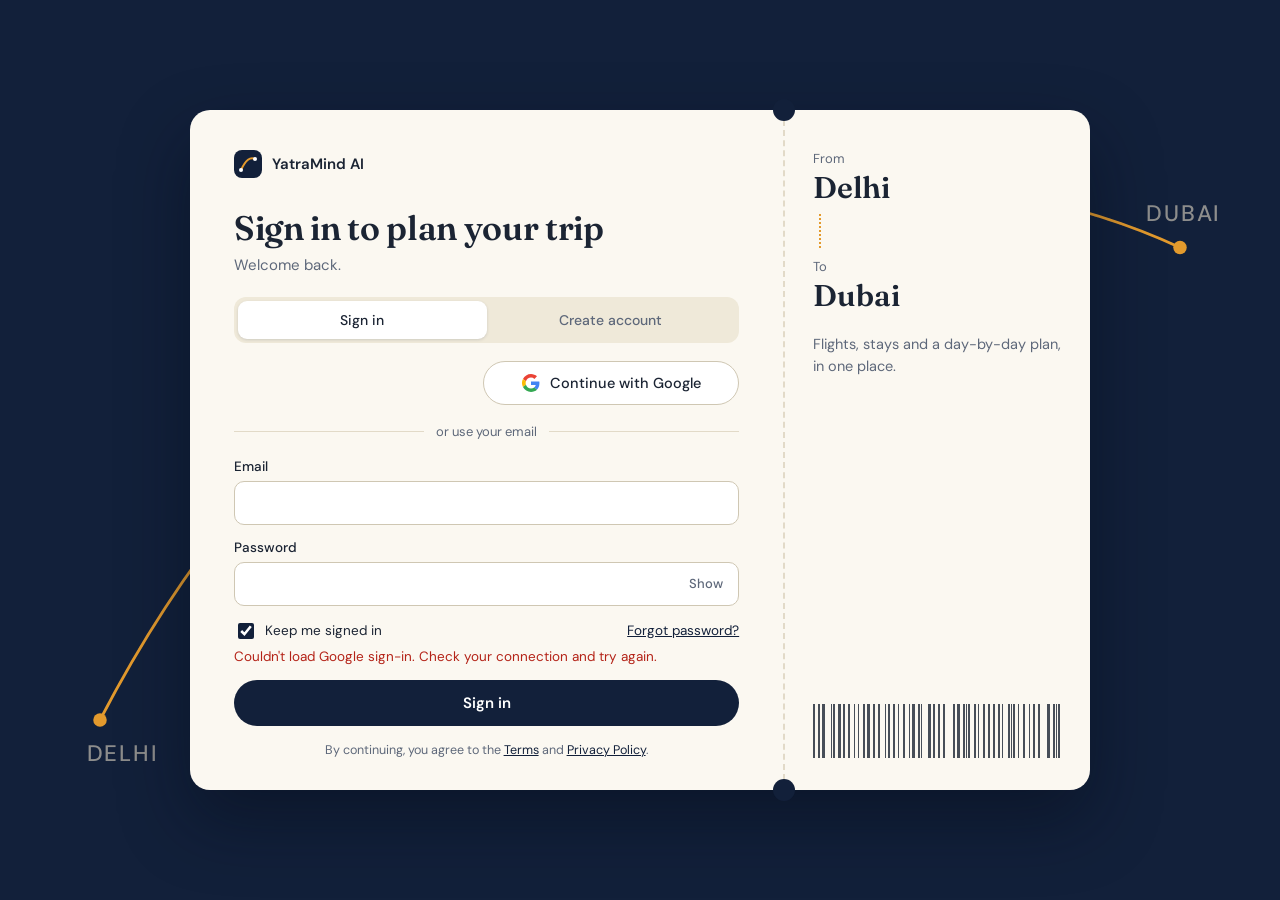
<file: frontend/login.html>
<!DOCTYPE html>
<html lang="en">

<head>
  <meta charset="UTF-8">
  <meta name="viewport" content="width=device-width, initial-scale=1">
  <title>Sign in | YatraMind AI</title>
  <link rel="preconnect" href="https://fonts.googleapis.com">
  <link rel="preconnect" href="https://fonts.gstatic.com" crossorigin>
  <link
    href="https://fonts.googleapis.com/css2?family=DM+Sans:wght@400;500;600&family=Fraunces:opsz,wght@9..144,500;9..144,600&display=swap"
    rel="stylesheet">
  <style>
    :root {
      --navy: #12203A;
      --paper: #FBF8F1;
      --ink: #1B2433;
      --muted: #5E687A;
      --line: #E2DAC8;
      --saffron: #E39A2D;
      --danger: #B42318;
      --serif: "Fraunces", Georgia, "Times New Roman", serif;
      --sans: "DM Sans", system-ui, -apple-system, "Segoe UI", sans-serif;
    }

    * {
      box-sizing: border-box
    }

    html,
    body {
      height: 100%
    }

    body {
      margin: 0;
      background: var(--navy);
      color: var(--ink);
      font-family: var(--sans);
      display: grid;
      place-items: center;
      padding: 24px;
      min-height: 100svh;
      overflow-x: hidden
    }

    /* background route */
    .sky {
      position: fixed;
      inset: 0;
      width: 100%;
      height: 100%;
      z-index: 0;
      pointer-events: none
    }

    .sky .base {
      fill: none;
      stroke: #F3E7CF;
      stroke-opacity: .22;
      stroke-width: 2;
      stroke-dasharray: 3 9;
      stroke-linecap: round
    }

    .sky .draw {
      fill: none;
      stroke: var(--saffron);
      stroke-width: 2.5;
      stroke-linecap: round;
      stroke-dasharray: 100;
      stroke-dashoffset: 100;
      animation: draw 2.6s .3s ease-out forwards
    }

    .sky text {
      fill: #F3E7CF;
      fill-opacity: .55;
      font: 500 20px var(--sans);
      letter-spacing: .08em
    }

    @keyframes draw {
      to {
        stroke-dashoffset: 0
      }
    }

    /* ticket */
    .ticket {
      position: relative;
      z-index: 1;
      width: min(900px, 100%);
      display: grid;
      grid-template-columns: 1.45fr .75fr;
      background: var(--paper);
      border-radius: 20px;
      box-shadow: 0 30px 70px rgba(4, 10, 24, .45)
    }

    .main {
      padding: 40px 44px 32px
    }

    .brand {
      display: inline-flex;
      align-items: center;
      gap: 10px;
      font-weight: 600;
      font-size: 15px;
      text-decoration: none;
      color: var(--ink)
    }

    h1 {
      font-family: var(--serif);
      font-weight: 600;
      font-size: 34px;
      line-height: 1.15;
      margin: 26px 0 6px;
      letter-spacing: -.01em
    }

    .sub {
      margin: 0 0 22px;
      color: var(--muted);
      font-size: 15px
    }

    .switch {
      display: grid;
      grid-template-columns: 1fr 1fr;
      background: #EFE9D9;
      border-radius: 12px;
      padding: 4px;
      margin-bottom: 18px
    }

    .switch button {
      border: 0;
      background: none;
      font: 500 14px var(--sans);
      padding: 10px;
      border-radius: 9px;
      color: var(--muted);
      cursor: pointer
    }

    .switch button[aria-pressed="true"] {
      background: #fff;
      color: var(--ink);
      box-shadow: 0 1px 3px rgba(18, 32, 58, .15)
    }

    #googleWrap {
      min-height: 44px;
      display: flex;
      justify-content: center
    }

    #googleBtn {
      display: flex;
      justify-content: center;
      width: 100%
    }

    .gbtn {
      width: 100%;
      display: flex;
      align-items: center;
      justify-content: center;
      gap: 10px;
      height: 44px;
      background: #fff;
      border: 1px solid #CFC7B3;
      border-radius: 999px;
      font: 500 14.5px var(--sans);
      color: var(--ink);
      cursor: pointer
    }

    .gbtn:hover {
      background: #FDFCF8
    }

    .gbtn[hidden] {
      display: none
    }

    .or {
      display: flex;
      align-items: center;
      gap: 12px;
      color: var(--muted);
      font-size: 13px;
      margin: 18px 0
    }

    .or::before,
    .or::after {
      content: "";
      flex: 1;
      border-top: 1px solid var(--line)
    }

    .field {
      margin-bottom: 14px
    }

    .field[hidden] {
      display: none
    }

    label {
      display: block;
      font-size: 13.5px;
      font-weight: 500;
      margin-bottom: 6px
    }

    input[type=text],
    input[type=email],
    input[type=password] {
      width: 100%;
      height: 44px;
      padding: 0 14px;
      font: 400 15px var(--sans);
      color: var(--ink);
      background: #fff;
      border: 1px solid #CFC7B3;
      border-radius: 10px
    }

    input:focus-visible {
      outline: none;
      border-color: var(--navy);
      box-shadow: 0 0 0 3px rgba(227, 154, 45, .45)
    }

    input[aria-invalid=true] {
      border-color: var(--danger)
    }

    .pw {
      position: relative
    }

    .pw input {
      padding-right: 64px
    }

    .pw button {
      position: absolute;
      right: 6px;
      top: 6px;
      height: 32px;
      padding: 0 10px;
      border: 0;
      background: none;
      font: 500 13px var(--sans);
      color: var(--muted);
      cursor: pointer;
      border-radius: 8px
    }

    .row {
      display: flex;
      justify-content: space-between;
      align-items: center;
      gap: 12px;
      font-size: 13.5px;
      margin: 2px 0 6px
    }

    .check {
      display: flex;
      align-items: center;
      gap: 8px;
      margin: 0;
      font-weight: 400;
      cursor: pointer
    }

    .check input {
      width: 16px;
      height: 16px;
      accent-color: var(--navy)
    }

    a {
      color: var(--navy)
    }

    .msg {
      min-height: 22px;
      margin: 6px 0 10px;
      font-size: 13.5px;
      color: var(--danger)
    }

    .msg.info {
      color: var(--muted)
    }

    .primary {
      width: 100%;
      height: 46px;
      border: 0;
      border-radius: 999px;
      background: var(--navy);
      color: #fff;
      font: 600 15px var(--sans);
      cursor: pointer
    }

    .primary:hover {
      background: #1B2F52
    }

    .primary:disabled {
      opacity: .7;
      cursor: wait
    }

    button:focus-visible,
    a:focus-visible,
    .check input:focus-visible {
      outline: 3px solid var(--navy);
      outline-offset: 2px
    }

    .legal {
      margin: 16px 0 0;
      font-size: 12.5px;
      color: var(--muted);
      text-align: center
    }

    /* stub */
    .stub {
      position: relative;
      border-left: 2px dashed var(--line);
      padding: 40px 28px 32px;
      display: flex;
      flex-direction: column;
      gap: 22px
    }

    .stub::before,
    .stub::after {
      content: "";
      position: absolute;
      left: -12px;
      width: 22px;
      height: 22px;
      border-radius: 50%;
      background: var(--navy)
    }

    .stub::before {
      top: -11px
    }

    .stub::after {
      bottom: -11px
    }

    .route {
      display: grid;
      gap: 4px
    }

    .route small {
      color: var(--muted);
      font-size: 13px
    }

    .route strong {
      font-family: var(--serif);
      font-size: 30px;
      font-weight: 600;
      line-height: 1.1
    }

    .route .gap {
      height: 34px;
      margin: 6px 0 6px 6px;
      border-left: 2px dotted var(--saffron)
    }

    .stub p {
      margin: 0;
      color: var(--muted);
      font-size: 14.5px;
      line-height: 1.5
    }

    .barcode {
      margin-top: auto;
      height: 54px;
      opacity: .8;
      background:
        repeating-linear-gradient(90deg, var(--ink) 0 2px, transparent 2px 5px),
        repeating-linear-gradient(90deg, var(--ink) 0 1px, transparent 1px 9px);
      -webkit-mask: repeating-linear-gradient(90deg, #000 0 14px, transparent 14px 17px, #000 17px 22px, transparent 22px 24px);
      mask: repeating-linear-gradient(90deg, #000 0 14px, transparent 14px 17px, #000 17px 22px, transparent 22px 24px)
    }

    @media (max-width:780px) {
      .ticket {
        grid-template-columns: 1fr
      }

      .stub {
        display: none
      }

      .main {
        padding: 32px 24px 26px
      }

      h1 {
        font-size: 29px
      }
    }

    @media (prefers-reduced-motion:reduce) {
      .sky .draw {
        animation: none;
        stroke-dashoffset: 0
      }
    }

    .session-notice-box {
      border-radius: 12px;
      padding: 12px 16px;
      margin: 0 0 18px;
      font-size: 14px;
      line-height: 1.45;
      display: flex;
      align-items: center;
      gap: 10px;
      font-weight: 500;
      animation: sessionNoticeFade 0.3s ease;
    }
    @keyframes sessionNoticeFade {
      from { opacity: 0; transform: translateY(-4px); }
      to { opacity: 1; transform: translateY(0); }
    }
    .session-notice-box.warning {
      background: #FFF7ED;
      border: 1.5px solid #FDBA74;
      color: #9A3412;
    }
    .session-notice-box.success {
      background: #F0FDF4;
      border: 1.5px solid #86EFAC;
      color: #166534;
    }
  </style>
  <script src="session.js"></script>
</head>

<body>

  <svg class="sky" viewBox="0 0 1200 800" preserveAspectRatio="xMidYMid slice" aria-hidden="true">
    <path class="base" d="M120 640 C 380 140, 820 100, 1080 220" />
    <path class="draw" pathLength="100" d="M120 640 C 380 140, 820 100, 1080 220" />
    <circle cx="120" cy="640" r="6" fill="#E39A2D" />
    <circle cx="1080" cy="220" r="6" fill="#E39A2D" />
    <text x="108" y="676">DELHI</text><text x="1050" y="196">DUBAI</text>
  </svg>

  <main class="ticket">
    <section class="main">
      <a href="index.html" class="brand" title="Back to Home">
        <svg width="28" height="28" viewBox="0 0 28 28" aria-hidden="true">
          <rect width="28" height="28" rx="8" fill="#12203A" />
          <path d="M7 20 Q14 5 21 9" fill="none" stroke="#E39A2D" stroke-width="2" stroke-linecap="round" />
          <circle cx="7" cy="20" r="2" fill="#fff" />
          <circle cx="21" cy="9" r="2" fill="#fff" />
        </svg>
        YatraMind AI
      </a>

      <h1 id="title">Sign in to plan your trip</h1>
      <p class="sub" id="sub">Welcome back.</p>

      <div class="session-notice-box" id="sessionNotice" style="display: none;" role="alert"></div>

      <div class="switch" role="group" aria-label="Sign in or create an account">
        <button type="button" id="tabIn" aria-pressed="true">Sign in</button>
        <button type="button" id="tabUp" aria-pressed="false">Create account</button>
      </div>

      <div id="googleWrap">
        <div id="googleBtn"></div>
        <button type="button" class="gbtn" id="gFallback">
          <svg width="18" height="18" viewBox="0 0 48 48" aria-hidden="true">
            <path fill="#EA4335"
              d="M24 9.5c3.5 0 6.6 1.2 9.1 3.6l6.8-6.8C35.8 2.4 30.3 0 24 0 14.6 0 6.5 5.4 2.6 13.2l7.9 6.1C12.4 13.6 17.7 9.5 24 9.5z" />
            <path fill="#4285F4"
              d="M46.5 24.5c0-1.6-.1-3.1-.4-4.5H24v9h12.7c-.6 3-2.3 5.5-4.8 7.2l7.6 5.9c4.4-4.1 7-10.1 7-17.6z" />
            <path fill="#FBBC05" d="M10.5 28.7a14.5 14.5 0 0 1 0-9.4l-7.9-6.1a24 24 0 0 0 0 21.6l7.9-6.1z" />
            <path fill="#34A853"
              d="M24 48c6.5 0 11.9-2.1 15.9-5.8l-7.6-5.9c-2.1 1.4-4.8 2.3-8.3 2.3-6.3 0-11.6-4.1-13.5-9.8l-7.9 6.1C6.5 42.6 14.6 48 24 48z" />
          </svg>
          Continue with Google
        </button>
      </div>

      <div class="or"><span>or use your email</span></div>

      <form id="form" novalidate>
        <div class="field" id="nameField" hidden>
          <label for="name">Full name</label>
          <input id="name" type="text" autocomplete="name">
        </div>
        <div class="field">
          <label for="email">Email</label>
          <input id="email" type="email" autocomplete="email" inputmode="email">
        </div>
        <div class="field">
          <label for="password">Password</label>
          <div class="pw">
            <input id="password" type="password" autocomplete="current-password">
            <button type="button" id="toggle" aria-pressed="false">Show</button>
          </div>
        </div>
        <div class="row">
          <label class="check"><input type="checkbox" id="remember" checked> Keep me signed in</label>
          <a href="#" id="forgot">Forgot password?</a>
        </div>
        <p class="msg" id="msg" role="alert" aria-live="polite"></p>
        <button class="primary" id="submit" type="submit">Sign in</button>
      </form>

      <p class="legal">By continuing, you agree to the <a href="#">Terms</a> and <a href="#">Privacy Policy</a>.</p>
    </section>

    <aside class="stub" aria-hidden="true">
      <div class="route">
        <small>From</small><strong>Delhi</strong>
        <div class="gap"></div>
        <small>To</small><strong>Dubai</strong>
      </div>
      <p>Flights, stays and a day-by-day plan, in one place.</p>
      <div class="barcode"></div>
    </aside>
  </main>

  <script>
    /* ---------- Immediate Existing Session Check ---------- */
    function getRedirectTarget() {
      const params = new URLSearchParams(window.location.search);
      const explicit = params.get("redirect");
      const autoPlan = params.get("autoPlan");
      let target = explicit || "index.html";
      if (autoPlan === "1" && !target.includes("autoPlan=1")) {
        target += (target.includes("?") ? "&" : "?") + "autoPlan=1";
      }
      return target;
    }

    function showNotice(type, text) {
      const el = $("sessionNotice");
      if (!el) return;
      el.className = "session-notice-box " + type;
      el.textContent = text;
      el.style.display = "flex";
    }

    // Handle session checks, inactivity timeouts, and automatic redirects
    (function earlySessionCheck() {
      const params = new URLSearchParams(window.location.search);
      const isTimeout = params.get("timeout") === "1";
      const isLogout = params.get("logout") === "1" || params.get("action") === "logout";

      if (isTimeout || isLogout) {
        try {
          if (window.YatraSession) {
            window.YatraSession.clearSession();
          } else {
            localStorage.removeItem("yatramind_user");
            localStorage.removeItem("yatramind_token");
            localStorage.removeItem("yatramind_last_activity");
            sessionStorage.removeItem("yatramind_user");
            sessionStorage.removeItem("yatramind_token");
            sessionStorage.removeItem("tripUser");
          }
        } catch (_) { }

        // Clean up server-side cookie asynchronously
        try {
          fetch(`${getApiBase()}/api/auth/logout`, { method: "POST", credentials: "include" }).catch(() => {});
        } catch (_) {}

        window.addEventListener("DOMContentLoaded", () => {
          if (isTimeout) {
            showNotice("warning", "⏱️ You have been automatically signed out due to 15 minutes of inactivity. Please sign in again.");
          } else if (isLogout) {
            showNotice("success", "✓ You have been signed out successfully.");
          }
        });
        return;
      }

      // If user has an existing session, verify if it expired due to inactivity
      try {
        if (window.YatraSession && window.YatraSession.isSessionExpired()) {
          window.YatraSession.clearSession();
          window.addEventListener("DOMContentLoaded", () => {
            showNotice("warning", "⏱️ Your previous session timed out due to inactivity. Please sign in again to continue.");
          });
          return;
        }

        const raw = localStorage.getItem("yatramind_user") || sessionStorage.getItem("yatramind_user");
        const token = localStorage.getItem("yatramind_token") || sessionStorage.getItem("yatramind_token");
        if (raw || token) {
          // Validate existing session with backend before auto-redirecting to avoid redirect loops on stale data
          fetch(`${getApiBase()}/api/auth/me`, {
            headers: window.YatraSession ? window.YatraSession.getAuthHeaders() : { "Authorization": `Bearer ${token}` },
            credentials: "include"
          })
          .then(res => {
            if (res.ok) {
              if (window.YatraSession) window.YatraSession.recordActivity(true);
              window.location.replace(getRedirectTarget());
            } else {
              console.warn("[AUTH] Stale session credentials detected and cleared.");
              if (window.YatraSession) {
                window.YatraSession.clearSession();
              } else {
                localStorage.removeItem("yatramind_user");
                localStorage.removeItem("yatramind_token");
                sessionStorage.clear();
              }
            }
          })
          .catch(() => {
            // Offline or network error: stay on login page
          });
        }
      } catch (_) { }
    })();

    /* ---------- Settings & Environment Configuration ---------- */
    const CONFIG = {
      GOOGLE_CLIENT_ID: "540769217131-0jtj6lssi81f4rhiquhrhhfifruceb8i.apps.googleusercontent.com",
      DEMO_MODE: false
    };

    const RENDER_BACKEND_URL = "https://yatrimind-travel-planner-ai-agent.onrender.com";
    let activeApiBase = null;

    function getApiBase() {
      if (activeApiBase !== null) return activeApiBase;

      // 1. If currently on Render or matches RENDER_BACKEND_URL, use relative path
      if (window.location.origin === RENDER_BACKEND_URL || window.location.hostname.endsWith(".onrender.com")) {
        activeApiBase = "";
        return "";
      }

      // 2. If running directly on port 8000 (FastAPI), use relative path
      if (window.location.port === "8000") {
        activeApiBase = "";
        return "";
      }

      // 3. If running locally on another port (e.g. Live Server on 5500, Vite, file://)
      if (window.location.hostname === "localhost") {
        return "http://localhost:8000";
      }
      if (window.location.hostname === "127.0.0.1" || !window.location.protocol.startsWith("http")) {
        return "http://127.0.0.1:8000";
      }

      // 4. Default for external deployed frontend (e.g. Vercel, Netlify)
      return RENDER_BACKEND_URL;
    }

    const $ = id => document.getElementById(id);
    let mode = "in";

    const COPY = {
      in: { title: "Sign in to plan your trip", sub: "Welcome back.", cta: "Sign in", pw: "current-password" },
      up: { title: "Create your account", sub: "Start planning trips in a minute.", cta: "Create account", pw: "new-password" }
    };

    function showMsg(text, info) {
      $("msg").textContent = text || "";
      $("msg").className = "msg" + (info ? " info" : "");
    }

    function setMode(m) {
      mode = m;
      const c = COPY[m];
      $("title").textContent = c.title;
      $("sub").textContent = c.sub;
      $("submit").textContent = c.cta;
      $("nameField").hidden = m === "in";
      $("password").setAttribute("autocomplete", c.pw);
      $("tabIn").setAttribute("aria-pressed", m === "in");
      $("tabUp").setAttribute("aria-pressed", m === "up");
      document.querySelectorAll("input").forEach(i => i.removeAttribute("aria-invalid"));
      showMsg("");
    }
    $("tabIn").onclick = () => setMode("in");
    $("tabUp").onclick = () => setMode("up");

    $("toggle").onclick = () => {
      const show = $("password").type === "password";
      $("password").type = show ? "text" : "password";
      $("toggle").textContent = show ? "Hide" : "Show";
      $("toggle").setAttribute("aria-pressed", show);
    };

    $("forgot").onclick = e => { e.preventDefault(); showMsg("Password reset isn't set up yet.", true); };

    function finish(user, token) {
      if (!user) user = { name: "Traveler", email: "traveler@yatramind.ai" };
      try {
        if (window.YatraSession) {
          window.YatraSession.setSession(user, token);
        } else {
          const userJson = JSON.stringify(user);
          localStorage.setItem("yatramind_user", userJson);
          localStorage.setItem("yatramind_last_activity", Date.now().toString());
          sessionStorage.setItem("yatramind_user", userJson);
          sessionStorage.setItem("tripUser", userJson);
          if (token) {
            localStorage.setItem("yatramind_token", token);
            sessionStorage.setItem("yatramind_token", token);
          }
        }
      } catch (e) {
        console.warn("[AUTH] Storage write failed:", e);
      }

      showMsg("✓ Welcome " + (user.name || user.email) + "! Connecting to planner…", true);
      // Immediately redirect to the index page without asking or showing prompt
      window.location.replace(getRedirectTarget());
    }

    function validate() {
      const name = $("name").value.trim(), email = $("email").value.trim(), pw = $("password").value;
      document.querySelectorAll("input").forEach(i => i.removeAttribute("aria-invalid"));
      const fail = (id, text) => { $(id).setAttribute("aria-invalid", "true"); $(id).focus(); return text; };
      if (mode === "up" && name.length < 2) return fail("name", "Enter your full name.");
      if (!/^[^\s@]+@[^\s@]+\.[^\s@]{2,}$/.test(email)) return fail("email", "Enter a valid email address.");
      if (mode === "up" && pw.length < 8) return fail("password", "Use at least 8 characters for your password.");
      if (mode === "in" && !pw) return fail("password", "Enter your password.");
      return "";
    }

    async function post(endpoint, body) {
      let base = getApiBase();
      let res;
      try {
        res = await fetch(`${base}${endpoint}`, {
          method: "POST",
          headers: { "Content-Type": "application/json" },
          credentials: "include",
          body: JSON.stringify(body)
        });
      } catch (err) {
        // If local port 8000 failed to connect and we aren't already on Render, try falling back to deployed backend!
        if (base && base !== RENDER_BACKEND_URL && !window.location.hostname.endsWith(".onrender.com")) {
          console.warn("[AUTH] Local backend unreachable, trying deployed backend...");
          base = RENDER_BACKEND_URL;
          activeApiBase = RENDER_BACKEND_URL;
          res = await fetch(`${base}${endpoint}`, {
            method: "POST",
            headers: { "Content-Type": "application/json" },
            credentials: "include",
            body: JSON.stringify(body)
          });
        } else {
          throw err;
        }
      }

      // Handle older deployed Render backend where /api/auth/* might return 404
      if (res.status === 404 && endpoint.startsWith("/api/auth/")) {
        console.warn(`[AUTH] Endpoint ${endpoint} returned 404. Falling back to local traveler session.`);
        const email = body.email || "traveler@yatramind.ai";
        const name = body.name || email.split("@")[0];
        return { user: { name, email }, token: "offline_token_" + Date.now() };
      }

      const data = await res.json().catch(() => ({}));
      if (!res.ok) throw new Error(data.detail || "Something went wrong. Try again.");
      return data;
    }

    $("form").addEventListener("submit", async e => {
      e.preventDefault();
      const error = validate();
      if (error) return showMsg(error);
      showMsg("");

      const name = $("name").value.trim(), email = $("email").value.trim(), password = $("password").value;
      const remember = $("remember").checked;
      if (CONFIG.DEMO_MODE) return finish({ name: name || email.split("@")[0], email }, "demo_token_" + Date.now());

      $("submit").disabled = true;
      $("submit").textContent = mode === "in" ? "Signing in…" : "Creating account…";
      try {
        const payload = mode === "in" ? { email, password, remember } : { name, email, password };
        const endpoint = mode === "in" ? "/api/auth/login" : "/api/auth/register";
        const data = await post(endpoint, payload);
        finish(data.user || { name: name || email.split("@")[0], email }, data.token);
      } catch (err) {
        showMsg(err.message);
        $("submit").disabled = false;
        $("submit").textContent = COPY[mode].cta;
      }
    });

    /* ---------- Google sign-in ---------- */
    function parseJwt(token) {
      const b64 = token.split(".")[1].replace(/-/g, "+").replace(/_/g, "/");
      const bytes = Uint8Array.from(atob(b64), c => c.charCodeAt(0));
      return JSON.parse(new TextDecoder().decode(bytes));
    }

    async function onGoogle(resp) {
      if (CONFIG.DEMO_MODE) {
        const p = parseJwt(resp.credential);
        return finish({ name: p.name, email: p.email, picture: p.picture }, "demo_token_" + Date.now());
      }
      try {
        showMsg("Signing you in with Google…", true);
        const data = await post("/api/auth/google", { credential: resp.credential });
        finish(data.user, data.token);
      } catch (err) {
        showMsg(err.message || "Google sign in failed.");
      }
    }

    function initGoogle() {
      try {
        google.accounts.id.initialize({
          client_id: CONFIG.GOOGLE_CLIENT_ID,
          callback: onGoogle,
          auto_select: false,
          cancel_on_tap_outside: true
        });
        const wrapWidth = $("googleWrap")?.clientWidth || 320;
        const btnWidth = Math.max(260, Math.min(380, wrapWidth));
        google.accounts.id.renderButton($("googleBtn"), {
          theme: "outline",
          size: "large",
          shape: "pill",
          text: "continue_with",
          logo_alignment: "left",
          width: btnWidth
        });
        $("gFallback").hidden = true;
      } catch (err) {
        console.warn("[Google Identity] Init error:", err);
        $("gFallback").hidden = false;
        $("gFallback").onclick = () => {
          try { google.accounts.id.prompt(); } catch (_) { showMsg("Google sign-in could not open."); }
        };
      }
    }

    async function startGoogleAuth() {
      // If not hardcoded or to verify live env, fetch from API config
      if (!CONFIG.GOOGLE_CLIENT_ID) {
        try {
          const res = await fetch(`${getApiBase()}/api/auth/config`);
          if (res.ok) {
            const cfg = await res.json();
            if (cfg.google_client_id) {
              CONFIG.GOOGLE_CLIENT_ID = cfg.google_client_id;
            }
          }
        } catch (_) { }
      }

      if (CONFIG.GOOGLE_CLIENT_ID) {
        const s = document.createElement("script");
        s.src = "https://accounts.google.com/gsi/client";
        s.async = true;
        s.defer = true;
        s.onload = initGoogle;
        s.onerror = () => showMsg("Couldn't load Google sign-in. Check your connection and try again.");
        document.head.appendChild(s);
      } else {
        $("gFallback").onclick = () => showMsg("Google sign-in isn't configured in .env yet.", true);
      }
    }

    startGoogleAuth();
  </script>
</body>

</html>
</file>
<file: frontend/style.css>
:root {
  --ink: #0F1B2D;
  --ink-soft: #1C2E4A;
  --ink-softer: #2A3F5F;
  --paper: #EAE3D2;
  --paper-white: #F8F5EC;
  --route-gold: #D69A4E;
  --route-gold-deep: #B87F35;
  --signal-teal: #35786E;
  --signal-teal-soft: #E4EFEC;
  --coral: #B85138;
  --text-on-ink: #F1ECDD;
  --text-on-ink-muted: #A9B5C6;
  --text-ink: #1E2430;
  --text-muted: #6B6F7A;
  --border-soft: rgba(30, 36, 48, 0.14);
  --border-on-ink: rgba(241, 236, 221, 0.18);
  --radius-card: 14px;
  --radius-sm: 8px;
  --shadow-card: 0 24px 48px -26px rgba(15, 27, 45, 0.55);
  --font-display: "Fraunces", Georgia, serif;
  --font-body: "Inter", -apple-system, BlinkMacSystemFont, sans-serif;
  --accent: #D9532B;
  --accent-deep: #B94320;
  --accent-soft: #FBE9E2;
}

* {
  box-sizing: border-box;
}

html,
body {
  margin: 0;
  padding: 0;
  background: var(--paper);
  color: var(--text-ink);
  font-family: var(--font-body);
  font-size: 16px;
  line-height: 1.5;
}

h1,
h2,
h3 {
  font-family: var(--font-display);
  margin: 0;
  font-weight: 500;
}

a {
  color: inherit;
}

fieldset {
  border: none;
  margin: 0;
  padding: 0;
}

legend {
  padding: 0;
}

:focus-visible {
  outline: 2px solid var(--route-gold-deep);
  outline-offset: 2px;
}

@media (prefers-reduced-motion: reduce) {
  * {
    animation-duration: 0.001ms !important;
    animation-iteration-count: 1 !important;
    transition-duration: 0.001ms !important;
  }
}

.page {
  max-width: 1180px;
  margin: 0 auto;
}

/* ==========================================================================
   Site Navigation & User Header
   ========================================================================== */
.site-nav {
  display: flex;
  align-items: center;
  justify-content: space-between;
  padding: 16px 28px;
  background: rgba(18, 32, 58, 0.94);
  backdrop-filter: blur(12px);
  -webkit-backdrop-filter: blur(12px);
  color: var(--text-on-ink);
  border-radius: var(--radius-card) var(--radius-card) 0 0;
  border-bottom: 1px solid rgba(226, 218, 200, 0.16);
  z-index: 10;
  position: relative;
}

.brand {
  display: flex;
  align-items: center;
  gap: 12px;
  text-decoration: none;
  font-family: var(--font-display);
  font-size: 1.05rem;
  letter-spacing: 0.04em;
  font-weight: 600;
  color: #F8F5EC;
  transition: opacity 0.18s ease;
}

.brand:hover {
  opacity: 0.9;
}

.brand-mark {
  width: 26px;
  height: 26px;
  stroke: var(--route-gold);
  flex-shrink: 0;
}

.nav-actions {
  display: flex;
  align-items: center;
  gap: 18px;
}

.nav-tagline {
  font-size: 0.78rem;
  text-transform: uppercase;
  letter-spacing: 0.14em;
  color: var(--text-on-ink-muted);
  font-weight: 500;
}

.nav-auth-btn {
  display: inline-flex;
  align-items: center;
  justify-content: center;
  padding: 8px 18px;
  border-radius: 999px;
  background: rgba(227, 154, 45, 0.16);
  border: 1px solid rgba(227, 154, 45, 0.45);
  color: #F5C678;
  font-size: 0.86rem;
  font-weight: 600;
  text-decoration: none;
  transition: all 0.2s ease;
  cursor: pointer;
}

.nav-auth-btn:hover {
  background: var(--route-gold);
  color: var(--ink);
  border-color: var(--route-gold);
  transform: translateY(-1px);
}

.nav-user-pill {
  display: inline-flex;
  align-items: center;
  gap: 10px;
  padding: 4px 14px 4px 6px;
  border-radius: 999px;
  background: rgba(255, 255, 255, 0.08);
  border: 1px solid rgba(227, 154, 45, 0.35);
  color: #F8F5EC;
  font-size: 0.88rem;
  font-weight: 500;
}

.nav-user-avatar {
  width: 28px;
  height: 28px;
  border-radius: 50%;
  background: linear-gradient(135deg, var(--route-gold) 0%, #B87F35 100%);
  color: var(--ink);
  font-weight: 700;
  font-size: 0.8rem;
  display: inline-flex;
  align-items: center;
  justify-content: center;
  overflow: hidden;
  box-shadow: 0 2px 6px rgba(0, 0, 0, 0.2);
}

.nav-user-avatar img {
  width: 100%;
  height: 100%;
  object-fit: cover;
}

.nav-user-name {
  max-width: 140px;
  overflow: hidden;
  text-overflow: ellipsis;
  white-space: nowrap;
}

.nav-signout-btn {
  background: none;
  border: none;
  color: var(--text-on-ink-muted);
  font-size: 0.78rem;
  cursor: pointer;
  padding: 3px 6px;
  margin-left: 2px;
  border-radius: 4px;
  transition: all 0.15s ease;
  text-decoration: underline;
}

.nav-signout-btn:hover {
  color: #FF8F8F;
}

/* User Greeting Banner */
.user-greeting-banner {
  margin-top: 18px;
  display: flex;
  align-items: center;
  gap: 10px;
  background: rgba(227, 154, 45, 0.14);
  border: 1px solid rgba(227, 154, 45, 0.38);
  border-radius: 10px;
  padding: 10px 16px;
  font-size: 0.92rem;
  color: var(--ink);
  animation: fadeInGreeting 0.3s ease-out;
}

.greeting-icon {
  font-size: 1.1rem;
  color: var(--route-gold-deep);
}

.greeting-text strong {
  color: var(--route-gold-deep);
}

@keyframes fadeInGreeting {
  from { opacity: 0; transform: translateY(-4px); }
  to { opacity: 1; transform: translateY(0); }
}

/* Traveler Ticket Pill on Results Page */
.ticket-traveler-pill {
  display: inline-flex;
  align-items: center;
  gap: 7px;
  padding: 4px 12px;
  border-radius: 999px;
  background: rgba(27, 36, 51, 0.06);
  border: 1px solid rgba(27, 36, 51, 0.14);
  font-size: 0.82rem;
  color: var(--text-ink);
}

.ticket-traveler-avatar {
  width: 20px;
  height: 20px;
  border-radius: 50%;
  background: var(--route-gold);
  color: var(--ink);
  font-size: 0.72rem;
  font-weight: 700;
  display: inline-flex;
  align-items: center;
  justify-content: center;
  overflow: hidden;
}

.ticket-traveler-avatar img {
  width: 100%;
  height: 100%;
  object-fit: cover;
}

.hero {
  position: relative;
  background: linear-gradient(180deg, var(--paper-white) 0%, #F3ECDC 100%);
  color: var(--text-ink);
  display: grid;
  grid-template-columns: 1.05fr 0.95fr;
  align-items: start;
  gap: 48px;
  padding: 40px 56px 72px;
  overflow: hidden;
  border-radius: 0 0 var(--radius-card) var(--radius-card);
  background-image: linear-gradient(90deg, rgba(248, 245, 236, 0.97) 0%, rgba(248, 245, 236, 0.88) 45%, rgba(248, 245, 236, 0.4) 100%),
    url("images/hero.jpg");
  background-size: cover;
  background-position: center;
  background-color: var(--paper-white);
}

.hero-map {
  position: absolute;
  inset: 0;
  width: 100%;
  height: 100%;
  opacity: 0.35;
  z-index: 0;
  pointer-events: none;
}

.route-dot {
  fill: var(--route-gold);
}

.route-dot--end {
  fill: var(--signal-teal);
}

.hero-content {
  position: relative;
  z-index: 1;
  padding-top: 24px;
}

.hero-title {
  font-size: clamp(2.6rem, 5.2vw, 4rem);
  line-height: 1.05;
  letter-spacing: -0.01em;
  max-width: 10ch;
}

.hero-sub {
  margin-top: 22px;
  max-width: 44ch;
  color: var(--text-muted);
  font-size: 1.02rem;
  line-height: 1.65;
}

.trip-form {
  position: relative;
  z-index: 1;
  background: #fff;
  color: var(--text-ink);
  border-radius: var(--radius-card);
  box-shadow: 0 30px 60px -34px rgba(15, 27, 45, 0.45);
  padding: 30px 30px 26px;
  margin-top: -8px;
  border: 1px solid var(--border-soft);
}

.form-row-header h2 {
  font-size: 1.3rem;
}

.form-hint {
  margin: 6px 0 20px;
  color: var(--text-muted);
  font-size: 0.88rem;
}

.field {
  display: flex;
  flex-direction: column;
  gap: 6px;
  margin-bottom: 16px;
}

.field>span {
  font-size: 0.82rem;
  font-weight: 600;
  color: var(--text-muted);
}

.field-pair {
  display: grid;
  grid-template-columns: 1fr 1fr;
  gap: 14px;
}

input[type="text"],
input[type="date"],
input[type="number"],
select {
  font-family: var(--font-body);
  font-size: 0.98rem;
  padding: 11px 12px;
  border: 1px solid var(--border-soft);
  border-radius: var(--radius-sm);
  background: #fff;
  color: var(--text-ink);
  width: 100%;
}

input:focus,
select:focus {
  border-color: var(--accent);
}

.field-note {
  font-size: 0.8rem;
  color: var(--text-muted);
  min-height: 1em;
}

.budget-input {
  display: flex;
  align-items: center;
  border: 1px solid var(--border-soft);
  border-radius: var(--radius-sm);
  background: #fff;
  overflow: hidden;
}

.budget-symbol {
  padding: 0 0 0 12px;
  color: var(--text-muted);
  font-weight: 600;
}

.budget-input input {
  border: none;
  flex: 1;
}

.budget-input input:focus {
  border: none;
  outline: none;
}

.tier-field,
.interests-field {
  margin: 22px 0;
}

.tier-field legend,
.interests-field legend {
  font-size: 0.82rem;
  font-weight: 600;
  color: var(--text-muted);
  margin-bottom: 10px;
}

.tier-option {
  display: grid;
  grid-template-columns: 18px 1fr;
  column-gap: 12px;
  row-gap: 2px;
  align-items: baseline;
  padding: 10px 4px;
  border-left: 3px solid transparent;
  cursor: pointer;
}

.tier-option input {
  grid-row: 1 / span 2;
  align-self: start;
  margin-top: 3px;
  accent-color: var(--signal-teal);
}

.tier-name {
  font-weight: 600;
  font-size: 0.96rem;
}

.tier-desc {
  grid-column: 2;
  font-size: 0.83rem;
  color: var(--text-muted);
}

.tier-option:has(input:checked) {
  border-left-color: var(--accent);
  background: var(--accent-soft);
}

.chip-group {
  display: flex;
  flex-wrap: wrap;
  gap: 8px;
}

.chip {
  position: relative;
  border: 1px solid var(--border-soft);
  border-radius: 999px;
  padding: 7px 14px 7px 30px;
  font-size: 0.85rem;
  cursor: pointer;
  color: var(--text-ink);
  transition: background 0.15s ease, border-color 0.15s ease;
}

.chip input {
  position: absolute;
  left: 12px;
  top: 50%;
  transform: translateY(-50%);
  accent-color: var(--signal-teal);
}

.chip:has(input:checked) {
  background: var(--accent);
  border-color: var(--accent);
  color: #fff;
}

.submit-btn {
  display: inline-block;
  width: 100%;
  text-align: center;
  margin-top: 8px;
  background: var(--accent);
  color: var(--text-on-ink);
  border: none;
  border-radius: 999px;
  padding: 14px 20px;
  font-size: 1rem;
  font-weight: 600;
  font-family: var(--font-body);
  cursor: pointer;
  transition: background 0.15s ease;
  text-decoration: none;
}

.submit-btn:hover {
  background: var(--accent-deep);
}

.submit-btn:disabled {
  opacity: 0.6;
  cursor: not-allowed;
}

.form-error {
  margin-top: 12px;
  color: var(--coral);
  font-size: 0.86rem;
  font-weight: 500;
}

.assurances {
  display: grid;
  grid-template-columns: repeat(3, 1fr);
  gap: 18px;
  padding: 32px 0 56px;
  font-size: 0.92rem;
  color: var(--text-ink);
}

.assurances strong {
  display: block;
  margin-bottom: 4px;
  color: var(--text-ink);
  font-family: var(--font-display);
  font-size: 1.05rem;
}

@media (max-width: 900px) {
  .hero {
    grid-template-columns: 1fr;
    padding: 48px 24px 60px;
    gap: 32px;
  }

  .trip-form {
    margin-top: 0;
  }

  .field-pair {
    grid-template-columns: 1fr;
  }

  .assurances {
    grid-template-columns: 1fr;
    padding: 32px 24px 48px;
  }
}

.loading-overlay {
  position: fixed;
  inset: 0;
  background: rgba(15, 27, 45, 0.94);
  display: flex;
  align-items: center;
  justify-content: center;
  z-index: 50;
}

.loading-overlay[hidden] {
  display: none;
}

.loading-card {
  text-align: center;
  color: var(--text-on-ink);
  max-width: 320px;
}

.loading-route {
  width: 200px;
  height: 60px;
  margin-bottom: 18px;
}

.loading-status {
  font-size: 1.05rem;
  font-weight: 600;
  margin: 0 0 6px;
}

.loading-sub {
  font-size: 0.85rem;
  color: var(--text-on-ink-muted);
  margin: 0;
}

.results-body {
  background: var(--paper);
}

.results-page {
  padding: 40px 24px 80px;
}

.empty-state {
  text-align: center;
  padding: 100px 20px;
  max-width: 480px;
  margin: 0 auto;
}

.empty-state h1 {
  font-size: 1.8rem;
  margin-bottom: 12px;
}

.empty-state p {
  color: var(--text-muted);
  margin-bottom: 24px;
}

.empty-state .submit-btn {
  width: auto;
  padding: 12px 24px;
}

.ticket-header {
  display: flex;
  flex-wrap: wrap;
  justify-content: space-between;
  align-items: flex-end;
  gap: 24px;
  background: var(--paper-white);
  border-radius: var(--radius-card) var(--radius-card) 0 0;
  padding: 34px 36px 26px;
  background-image: linear-gradient(90deg, rgba(248, 245, 236, 0.97) 0%, rgba(248, 245, 236, 0.85) 50%, rgba(248, 245, 236, 0.35) 100%),
    var(--dest-photo, none);
  background-size: cover;
  background-position: center;
  background-color: var(--paper-white);
}

.ticket-meta-badges {
  display: flex;
  align-items: center;
  gap: 12px;
  margin-bottom: 8px;
  flex-wrap: wrap;
}

.ticket-eyebrow {
  margin: 0;
  font-size: 0.85rem;
  color: var(--accent);
  font-weight: 600;
  text-transform: capitalize;
}

.ticket-budget-pill {
  display: inline-flex;
  align-items: center;
  gap: 6px;
  background: rgba(184, 127, 53, 0.12);
  border: 1px solid rgba(184, 127, 53, 0.3);
  padding: 3px 10px;
  border-radius: 999px;
  line-height: 1.3;
}

.ticket-budget-label {
  font-size: 0.72rem;
  font-weight: 600;
  color: var(--text-muted);
  text-transform: uppercase;
  letter-spacing: 0.04em;
}

.ticket-budget-val {
  font-family: var(--font-display);
  font-size: 0.95rem;
  font-weight: 600;
  color: var(--route-gold-deep);
}

.ticket-main h1 {
  font-size: clamp(1.7rem, 3vw, 2.4rem);
}

.ticket-dates {
  margin: 8px 0 0;
  color: var(--text-muted);
  font-size: 0.95rem;
}

.ticket-figures {
  display: flex;
  gap: 28px;
}

.ticket-figure {
  display: flex;
  flex-direction: column;
  align-items: flex-end;
}

.figure-value {
  font-family: var(--font-display);
  font-size: 1.5rem;
}

.ticket-figure--budget .figure-value {
  color: var(--route-gold-deep);
}

.figure-label {
  font-size: 0.75rem;
  color: var(--text-muted);
}

.perforation {
  position: relative;
  height: 1px;
  background: repeating-linear-gradient(to right, var(--border-soft) 0 8px, transparent 8px 16px);
  margin: 0 8px;
}

.perforation::before,
.perforation::after {
  content: "";
  position: absolute;
  top: -8px;
  width: 16px;
  height: 16px;
  border-radius: 50%;
  background: var(--paper);
}

.perforation::before {
  left: -8px;
}

.perforation::after {
  right: -8px;
}

.section-tabs {
  display: flex;
  gap: 6px;
  padding: 16px 36px 0;
  flex-wrap: wrap;
}

.section-tab-btn {
  border: none;
  background: transparent;
  font-family: var(--font-body);
  font-size: 0.92rem;
  font-weight: 600;
  color: var(--text-muted);
  padding: 10px 18px;
  cursor: pointer;
  border-radius: 999px;
  transition: background 0.15s ease, color 0.15s ease;
}

.section-tab-btn:hover {
  color: var(--text-ink);
  background: rgba(30, 36, 48, 0.05);
}

.section-tab-btn.is-active {
  color: #fff;
  background: var(--accent);
}

.section-tab-panel {
  display: none;
}

.section-tab-panel.is-active {
  display: block;
}

.trip-summary-card {
  display: flex;
  flex-wrap: wrap;
  gap: 14px;
  padding: 20px 36px 4px;
}

.trip-stat {
  flex: 1 1 140px;
  background: var(--paper-white);
  border-radius: var(--radius-sm);
  box-shadow: var(--shadow-card);
  padding: 16px 18px;
  display: flex;
  flex-direction: column;
  gap: 4px;
}

.trip-stat-value {
  font-family: var(--font-display);
  font-size: 1.5rem;
  color: var(--accent-deep);
}

.trip-stat-label {
  font-size: 0.78rem;
  color: var(--text-muted);
  text-transform: uppercase;
  letter-spacing: 0.03em;
}

.budget-donut-wrap {
  position: relative;
  display: flex;
  align-items: center;
  gap: 36px;
  flex-wrap: wrap;
  background: var(--paper-white);
  border-radius: var(--radius-card);
  box-shadow: var(--shadow-card);
  padding: 28px 32px;
  margin-bottom: 20px;
}

.budget-donut {
  position: relative;
  width: 160px;
  height: 160px;
  border-radius: 50%;
  flex-shrink: 0;
}

.budget-donut::after {
  content: "";
  position: absolute;
  inset: 22px;
  border-radius: 50%;
  background: var(--paper-white);
  z-index: 1;
}

.budget-donut-center {
  position: absolute;
  top: 50%;
  left: 50%;
  width: 116px;
  transform: translate(-50%, -50%);
  display: flex;
  flex-direction: column;
  align-items: center;
  justify-content: center;
  text-align: center;
  pointer-events: none;
  z-index: 2;
}

.donut-center-value {
  font-family: var(--font-display);
  font-size: 1.15rem;
  color: var(--text-ink);
}

.donut-center-label {
  font-size: 0.7rem;
  color: var(--text-muted);
}

.budget-legend {
  list-style: none;
  margin: 0;
  padding: 0;
  flex: 1 1 240px;
  display: flex;
  flex-direction: column;
  gap: 10px;
}

.budget-legend-row {
  display: flex;
  align-items: center;
  gap: 10px;
  font-size: 0.9rem;
}

.legend-dot {
  width: 10px;
  height: 10px;
  border-radius: 50%;
  flex-shrink: 0;
}

.legend-label {
  flex: 1;
  color: var(--text-ink);
}

.legend-pct {
  color: var(--text-muted);
  font-size: 0.82rem;
  width: 36px;
}

.legend-amount {
  font-weight: 600;
  min-width: 90px;
  text-align: right;
}

@media (max-width: 640px) {
  .budget-donut-wrap {
    justify-content: center;
  }
}

.day-tabs {
  display: flex;
  gap: 4px;
  overflow-x: auto;
  background: var(--paper-white);
  padding: 18px 36px 0;
}

.day-tab {
  border: none;
  background: none;
  font-family: var(--font-body);
  font-size: 0.9rem;
  font-weight: 600;
  color: var(--text-muted);
  padding: 8px 16px 14px;
  cursor: pointer;
  border-bottom: 3px solid transparent;
  white-space: nowrap;
}

.day-tab.is-active {
  color: var(--text-ink);
  border-bottom-color: var(--route-gold-deep);
}

#day-panels {
  background: var(--paper-white);
  border-radius: 0 0 var(--radius-card) var(--radius-card);
  box-shadow: var(--shadow-card);
  margin-bottom: 40px;
}

.day-panel {
  padding: 30px 36px 40px;
  display: none;
}

.day-panel.is-active {
  display: block;
}

.day-panel h2 {
  font-size: 1.4rem;
  margin-bottom: 6px;
}

.day-summary {
  color: var(--text-muted);
  margin: 0 0 6px;
  max-width: 60ch;
}

.fill-note {
  display: inline-block;
  margin: 10px 0 0;
  font-size: 0.82rem;
  color: var(--route-gold-deep);
  background: #FBF1E1;
  border-radius: 999px;
  padding: 4px 12px;
}

.stop-list {
  list-style: none;
  margin: 26px 0 0;
  padding: 0 0 0 22px;
  position: relative;
}

.stop-list::before {
  content: "";
  position: absolute;
  left: 5px;
  top: 8px;
  bottom: 8px;
  width: 1px;
  background: var(--border-soft);
}

.stop-item {
  position: relative;
  padding: 0 0 26px 24px;
}

.stop-item-inner {
  display: flex;
  gap: 14px;
  align-items: flex-start;
}

.stop-photo {
  position: relative;
  width: 100%;
  height: clamp(160px, 25vw, 260px);
  border-radius: var(--radius-card);
  overflow: hidden;
  background: var(--border-soft);
  margin-bottom: 14px;
  box-shadow: 0 12px 26px -18px rgba(15, 27, 45, 0.6);
}

.travel-photo-image {
  width: 100%;
  height: 100%;
  object-fit: cover;
  display: block;
  transition: transform 0.55s ease;
}

.stop-item:hover .travel-photo-image,
.hotel-card:hover .travel-photo-image {
  transform: scale(1.035);
}

.photo-caption {
  position: absolute;
  inset: auto 0 0;
  padding: 34px 18px 13px;
  color: #fff;
  font-size: 0.95rem;
  font-weight: 600;
  line-height: 1.35;
  text-shadow: 0 1px 8px rgba(0, 0, 0, 0.35);
  background: linear-gradient(transparent, rgba(15, 27, 45, 0.68));
}

.stop-body {
  min-width: 0;
}

.stop-item::before {
  content: "";
  position: absolute;
  left: -22px;
  top: 4px;
  width: 11px;
  height: 11px;
  border-radius: 50%;
  background: var(--paper-white);
  border: 2px solid var(--route-gold-deep);
}

.stop-item:last-child {
  padding-bottom: 4px;
}

.stop-time {
  font-size: 0.78rem;
  color: var(--signal-teal);
  font-weight: 600;
  margin-bottom: 2px;
}

.stop-name {
  font-size: 1.05rem;
  font-weight: 600;
}

.stop-meta {
  font-size: 0.85rem;
  color: var(--text-muted);
  margin-top: 3px;
}

.stop-reason {
  font-size: 0.87rem;
  color: var(--text-ink);
  margin-top: 6px;
  max-width: 56ch;
}

.stop-tags {
  margin-top: 8px;
  display: flex;
  gap: 8px;
  flex-wrap: wrap;
  align-items: center;
}

.tag-free {
  font-size: 0.72rem;
  font-weight: 600;
  color: var(--signal-teal);
  background: var(--signal-teal-soft);
  border-radius: 999px;
  padding: 2px 9px;
}

.directions-btn {
  display: inline-flex;
  align-items: center;
  gap: 6px;
  font-size: 0.82rem;
  font-weight: 600;
  color: var(--route-gold-deep);
  border: 1px solid var(--route-gold-deep);
  border-radius: 999px;
  padding: 5px 13px 5px 11px;
  text-decoration: none;
  background: transparent;
  transition: background 0.15s ease, color 0.15s ease;
}

.directions-btn svg {
  flex-shrink: 0;
}

.directions-btn:hover {
  background: var(--route-gold-deep);
  color: #fff;
}

.website-link {
  font-size: 0.85rem;
  color: var(--text-muted);
  font-weight: 600;
  text-decoration: none;
}

.website-link:hover {
  color: var(--text-ink);
  text-decoration: underline;
}

.no-dining-note {
  font-size: 0.85rem;
  color: var(--text-muted);
  font-style: italic;
  margin-top: 12px;
}

.dining-block {
  margin-top: 28px;
  padding-top: 22px;
  border-top: 1px dashed var(--border-soft);
}

.dining-block h3 {
  font-size: 0.95rem;
  margin-bottom: 12px;
  color: var(--text-muted);
  font-weight: 600;
  text-transform: uppercase;
  letter-spacing: 0.04em;
}

.dining-entry {
  display: flex;
  align-items: flex-start;
  gap: 12px;
  margin-bottom: 14px;
}

.dining-photo {
  flex: 0 0 64px;
  width: 64px;
  height: 64px;
  border-radius: var(--radius-sm);
  overflow: hidden;
  background: var(--border-soft);
}

.dining-photo img {
  width: 100%;
  height: 100%;
  object-fit: cover;
  display: block;
}

.dining-details {
  flex: 1 1 auto;
  min-width: 0;
}

.dining-details-top {
  display: flex;
  flex-wrap: wrap;
  align-items: baseline;
  gap: 10px;
}

.meal-tag {
  font-size: 0.75rem;
  color: #b8860b;
  font-weight: 600;
  text-transform: uppercase;
  display: inline-flex;
  align-items: center;
  gap: 4px;
}

.place-name {
  font-weight: 700;
  font-size: 1rem;
  color: #1a1a1a;
}

.place-meta {
  font-size: 0.85rem;
  color: #777;
}

.hotels-section,
.budget-section,
.flights-section {
  max-width: 1180px;
  margin: 0 auto 40px;
}

.hotels-section h2,
.budget-section h2,
.flights-section h2 {
  font-size: 1.3rem;
  margin-bottom: 16px;
}

.hotel-enforced {
  background: var(--signal-teal-soft);
  border-radius: var(--radius-sm);
  padding: 16px 20px;
  margin-bottom: 16px;
}

.hotel-enforced .hotel-badge {
  font-size: 0.75rem;
  font-weight: 700;
  color: var(--signal-teal);
  text-transform: none;
  margin-bottom: 4px;
  display: block;
}

.hotel-list {
  display: grid;
  grid-template-columns: repeat(auto-fill, minmax(260px, 1fr));
  gap: 20px;
}

.hotel-card {
  background: var(--paper-white);
  border-radius: var(--radius-card);
  box-shadow: var(--shadow-card);
  overflow: hidden;
  display: flex;
  flex-direction: column;
  transition: transform 0.22s ease, box-shadow 0.22s ease;
}

.hotel-card:hover {
  transform: translateY(-3px);
  box-shadow: 0 28px 52px -26px rgba(15, 27, 45, 0.62);
}

.hotel-photo {
  height: clamp(150px, 18vw, 205px);
  width: 100%;
  position: relative;
  overflow: hidden;
}

.hotel-photo .travel-photo-image {
  width: 100%;
  height: 100%;
  object-fit: cover;
  display: block;
}

.hotel-photo--budget {
  background: linear-gradient(135deg, #E8F5E9, #C8E6C9);
}

.hotel-photo--moderate {
  background: linear-gradient(135deg, #E3F2FD, #BBDEFB);
}

.hotel-photo--comfort {
  background: linear-gradient(135deg, #FFF3E0, #FFE0B2);
}

.hotel-card-body {
  padding: 18px 20px;
  display: flex;
  flex-direction: column;
}

.hotel-tags {
  display: flex;
  flex-wrap: wrap;
  gap: 6px;
  margin-top: 8px;
}

.hotel-tag {
  font-size: 0.74rem;
  font-weight: 600;
  color: var(--text-ink);
  background: rgba(30, 36, 48, 0.06);
  border-radius: 999px;
  padding: 3px 10px;
}

.hotel-card-header {
  display: flex;
  justify-content: space-between;
  align-items: center;
  margin-bottom: 8px;
}

.hotel-tier-badge {
  display: inline-block;
  font-size: 0.72rem;
  font-weight: 700;
  text-transform: uppercase;
  letter-spacing: 0.04em;
  padding: 3px 8px;
  border-radius: 4px;
}

.hotel-tier--budget {
  background: #E8F5E9;
  color: #2E7D32;
}

.hotel-tier--moderate {
  background: #E3F2FD;
  color: #1565C0;
}

.hotel-tier--comfort {
  background: #FFF3E0;
  color: #E65100;
}

.hotel-rating {
  font-size: 0.82rem;
  font-weight: 700;
  color: #b8860b;
}

.hotel-card .stop-name {
  font-size: 1.05rem;
  font-weight: 700;
}

.hotel-card .stop-meta {
  margin-top: 4px;
  font-size: 0.85rem;
  color: var(--text-muted);
}

.hotel-best-for {
  font-size: 0.85rem;
  color: var(--text-ink);
  margin-top: 8px;
  line-height: 1.4;
}

.hotel-breakfast-note {
  font-size: 0.8rem;
  color: var(--text-muted);
  margin-top: 6px;
  display: flex;
  align-items: center;
  gap: 5px;
}

.budget-table {
  background: var(--paper-white);
  border-radius: var(--radius-sm);
  box-shadow: var(--shadow-card);
  overflow: hidden;
}

.budget-row {
  display: flex;
  align-items: center;
  justify-content: space-between;
  gap: 14px;
  padding: 11px 20px;
  font-size: 0.92rem;
}

.budget-row:nth-child(odd) {
  background: rgba(30, 36, 48, 0.03);
}

.budget-row .label {
  color: var(--text-muted);
  display: inline-flex;
  align-items: center;
  gap: 10px;
  min-width: 0;
}

.budget-category-icon {
  width: 34px;
  height: 34px;
  flex: 0 0 34px;
  display: inline-grid;
  place-items: center;
  border-radius: 10px;
  color: var(--route-gold-deep);
  background: #F7EFE1;
}

.budget-category-icon svg {
  width: 19px;
  height: 19px;
}

.budget-row .value {
  flex-shrink: 0;
  font-weight: 600;
}

.field-optional {
  font-weight: 400;
  color: var(--text-muted);
  text-transform: none;
  font-size: 0.78rem;
}

.flights-note {
  font-size: 0.85rem;
  color: var(--text-muted);
  background: var(--signal-teal-soft);
  border-radius: var(--radius-sm);
  padding: 10px 14px;
  margin: 0 0 16px;
  line-height: 1.5;
}

.flights-hub-alert {
  background: #FFF8F0;
  border: 1px solid #FED7AA;
  border-left: 4px solid var(--accent);
  border-radius: var(--radius-sm);
  padding: 14px 18px;
  margin-bottom: 16px;
  display: flex;
  flex-direction: column;
  gap: 6px;
}

.flights-hub-alert-title {
  font-weight: 700;
  font-size: 0.95rem;
  color: var(--accent-deep);
  display: flex;
  align-items: center;
  gap: 8px;
}

.flights-hub-alert-desc {
  font-size: 0.86rem;
  color: var(--text-ink);
  line-height: 1.45;
}

.flights-body {
  display: flex;
  flex-direction: column;
  gap: 12px;
}

.flights-outbound-card {
  background: var(--paper-white);
  border: 1px solid var(--border-soft);
  border-radius: var(--radius-sm);
  padding: 20px 24px;
  box-shadow: var(--shadow-card);
  display: flex;
  flex-wrap: wrap;
  align-items: center;
  justify-content: space-between;
  gap: 16px;
}

.flights-outbound-info {
  flex: 1 1 250px;
}

.flight-destination-photo {
  position: relative;
  width: 104px;
  height: 78px;
  flex: 0 0 104px;
  overflow: hidden;
  border-radius: 10px;
  background: var(--paper);
}

.flights-outbound-title {
  font-size: 1.05rem;
  font-weight: 700;
  color: var(--text-ink);
  margin-bottom: 4px;
}

.flights-outbound-sub {
  font-size: 0.85rem;
  color: var(--text-muted);
}

.flights-outbound-actions {
  display: flex;
  gap: 10px;
  flex-wrap: wrap;
}

.flights-btn {
  display: inline-flex;
  align-items: center;
  gap: 6px;
  padding: 10px 18px;
  border-radius: var(--radius-sm);
  font-size: 0.88rem;
  font-weight: 600;
  text-decoration: none;
  transition: all 0.15s ease;
  background: var(--ink);
  color: var(--text-on-ink);
}

.flights-btn:hover {
  background: var(--ink-soft);
  color: #fff;
}

.flights-btn--secondary {
  background: transparent;
  color: var(--text-ink);
  border: 1px solid var(--border-soft);
}

.flights-btn--secondary:hover {
  border-color: var(--route-gold-deep);
  color: var(--route-gold-deep);
  background: #FFFDF8;
}

.flights-empty {
  font-size: 0.85rem;
  color: var(--text-muted);
  font-style: italic;
  padding: 6px 2px;
}

.flight-card {
  background: var(--paper-white);
  border-radius: var(--radius-sm);
  box-shadow: var(--shadow-card);
  padding: 16px 20px;
}

.flight-card-header {
  display: flex;
  align-items: center;
  gap: 10px;
  margin-bottom: 12px;
}

.flight-airline {
  font-weight: 600;
  font-size: 0.98rem;
}

.flight-airline-photo {
  position: relative;
  width: 56px;
  height: 42px;
  flex: 0 0 56px;
  margin-left: 2px;
  overflow: hidden;
  border-radius: 8px;
  background: var(--paper);
}

.flight-number {
  font-size: 0.82rem;
  color: var(--text-muted);
}

.flight-status {
  margin-left: auto;
  font-size: 0.72rem;
  font-weight: 600;
  border-radius: 999px;
  padding: 3px 11px;
}

.flight-status--scheduled {
  background: var(--signal-teal-soft);
  color: var(--signal-teal);
}

.flight-status--active {
  background: #FBF1E1;
  color: var(--route-gold-deep);
}

.flight-status--landed {
  background: rgba(30, 36, 48, 0.06);
  color: var(--text-muted);
}

.flight-status--cancelled,
.flight-status--diverted,
.flight-status--incident {
  background: #F7E4DE;
  color: var(--coral);
}

.flight-route {
  display: grid;
  grid-template-columns: 1fr auto 1fr;
  align-items: center;
  gap: 14px;
}

.flight-route-arrow {
  color: var(--text-muted);
  font-size: 1.1rem;
}

.flight-endpoint {
  display: flex;
  flex-direction: column;
  gap: 2px;
}

.flight-endpoint-label {
  font-size: 0.72rem;
  color: var(--text-muted);
  font-weight: 600;
}

.flight-endpoint-time {
  font-size: 1.15rem;
  font-weight: 600;
  font-family: var(--font-display);
}

.flight-endpoint-date {
  font-size: 0.78rem;
  color: var(--text-muted);
  margin-top: -2px;
}

.flight-endpoint-meta {
  font-size: 0.78rem;
  color: var(--text-muted);
}

.flight-delay {
  font-size: 0.75rem;
  color: var(--coral);
  font-weight: 600;
}

.flight-card-actions {
  display: flex;
  align-items: center;
  gap: 10px;
  margin-top: 14px;
  padding-top: 12px;
  border-top: 1px dashed var(--border-soft);
  flex-wrap: wrap;
}

.flight-action-btn {
  display: inline-flex;
  align-items: center;
  gap: 6px;
  padding: 8px 14px;
  border-radius: var(--radius-sm);
  font-size: 0.82rem;
  font-weight: 600;
  text-decoration: none;
  transition: all 0.15s ease;
  cursor: pointer;
}

.flight-action-btn--google {
  background: var(--ink);
  color: #fff;
  border: 1px solid var(--ink);
}

.flight-action-btn--google:hover {
  background: var(--route-gold-deep);
  border-color: var(--route-gold-deep);
  color: #fff;
}

.flight-action-btn--secondary {
  background: transparent;
  color: var(--text-ink);
  border: 1px solid var(--border-soft);
}

.flight-action-btn--secondary:hover {
  border-color: var(--route-gold-deep);
  color: var(--route-gold-deep);
  background: #FFFDF8;
}

@media (max-width: 560px) {
  .flight-destination-photo {
    width: 78px;
    height: 64px;
    flex-basis: 78px;
  }

  .flight-airline-photo {
    width: 42px;
    height: 34px;
    flex-basis: 42px;
  }

  .flight-route {
    grid-template-columns: 1fr;
    gap: 6px;
  }

  .flight-route-arrow {
    display: none;
  }
}

.results-footer {
  text-align: center;
  padding: 8px 0 20px;
}

.ghost-btn {
  display: inline-block;
  padding: 12px 26px;
  border: 1px solid var(--border-soft);
  border-radius: var(--radius-sm);
  text-decoration: none;
  color: var(--text-ink);
  font-weight: 600;
  font-size: 0.92rem;
}

.ghost-btn:hover {
  border-color: var(--accent);
  color: var(--accent-deep);
}

@media (max-width: 720px) {
  .ticket-header {
    padding: 26px 20px 20px;
  }

  .ticket-figures {
    gap: 18px;
    width: 100%;
    justify-content: space-between;
  }

  .day-tabs {
    padding: 14px 20px 0;
  }

  .day-panel {
    padding: 24px 20px 32px;
  }
}

body {
  background: #F1EBDD;
}

.site-nav {
  display: flex;
  align-items: center;
  justify-content: space-between;
  padding: 22px 56px 8px;
  background: var(--paper-white);
  border-radius: var(--radius-card) var(--radius-card) 0 0;
}

.brand {
  display: inline-flex;
  align-items: center;
  gap: 10px;
  text-decoration: none;
  font-family: var(--font-display);
  font-size: 1.25rem;
  font-weight: 600;
  color: var(--text-ink);
}

.brand-mark {
  width: 30px;
  height: 30px;
  color: var(--accent);
}

.nav-tagline {
  font-size: 0.85rem;
  color: var(--text-muted);
}

.nav-actions {
  display: flex;
  align-items: center;
  gap: 18px;
}

.nav-auth-btn {
  display: inline-flex;
  align-items: center;
  gap: 6px;
  padding: 6px 16px;
  border-radius: 999px;
  border: 1px solid var(--border-soft);
  background: #fff;
  color: var(--ink);
  font-size: 0.85rem;
  font-weight: 500;
  text-decoration: none;
  box-shadow: 0 1px 3px rgba(15, 27, 45, 0.05);
  transition: all 0.2s ease;
}

.nav-auth-btn:hover {
  background: var(--paper-white);
  border-color: var(--route-gold);
  color: var(--accent);
  box-shadow: 0 2px 6px rgba(214, 154, 78, 0.2);
}

.nav-user-pill {
  display: inline-flex;
  align-items: center;
  gap: 8px;
  padding: 4px 12px 4px 6px;
  background: #fff;
  border-radius: 999px;
  border: 1px solid var(--border-soft);
  font-size: 0.84rem;
  font-weight: 500;
  color: var(--text-ink);
  box-shadow: 0 1px 3px rgba(15, 27, 45, 0.04);
}

.nav-user-avatar {
  width: 24px;
  height: 24px;
  border-radius: 50%;
  background: var(--ink);
  color: #fff;
  display: inline-flex;
  align-items: center;
  justify-content: center;
  font-size: 0.72rem;
  font-weight: 600;
  overflow: hidden;
}

.nav-user-avatar img {
  width: 100%;
  height: 100%;
  object-fit: cover;
}

.nav-signout-btn {
  border: none;
  background: none;
  font-size: 0.78rem;
  color: var(--text-muted);
  cursor: pointer;
  padding: 2px 6px;
  border-radius: 4px;
  transition: color 0.15s ease;
}

.nav-signout-btn:hover {
  color: var(--coral);
  text-decoration: underline;
}

.hero-title em {
  font-style: normal;
  color: var(--accent);
}

.dest-quick {
  display: flex;
  flex-wrap: wrap;
  align-items: center;
  gap: 8px;
  margin: -6px 0 18px;
}

.dest-quick-label {
  font-size: 0.78rem;
  font-weight: 600;
  color: var(--text-muted);
  margin-right: 2px;
}

.dest-pill {
  font-family: var(--font-body);
  font-size: 0.84rem;
  padding: 6px 14px;
  border-radius: 999px;
  border: 1px solid var(--border-soft);
  background: #fff;
  color: var(--text-ink);
  cursor: pointer;
  transition: border-color 0.15s ease, background 0.15s ease, color 0.15s ease;
}

.dest-pill:hover {
  border-color: var(--accent);
  color: var(--accent-deep);
}

.dest-pill.is-selected {
  background: var(--accent);
  border-color: var(--accent);
  color: #fff;
}

.tier-option input,
.chip input {
  accent-color: var(--accent);
}

.assurances p {
  margin: 0;
  background: #fff;
  border-radius: var(--radius-card);
  box-shadow: var(--shadow-card);
  padding: 20px 22px;
  color: var(--text-muted);
}

.day-tab.is-active,
.day-tabs .is-active {
  border-bottom-color: var(--accent);
}

@media (max-width: 900px) {
  .site-nav {
    padding: 18px 24px 6px;
  }

  .hero {
    padding: 28px 24px 48px;
  }

  .assurances {
    padding: 24px 0 40px;
  }
}

/* ============================================================================
   COMPASS AI Companion - Modern Luxury Floating Widget
   ============================================================================ */

.ana-fab {
  position: fixed;
  right: 28px;
  bottom: 28px;
  z-index: 1000;
  display: inline-flex;
  align-items: center;
  gap: 10px;
  padding: 10px 18px 10px 12px;
  border: none;
  border-radius: 999px;
  background: linear-gradient(135deg, #E05A32 0%, #C4431B 100%);
  color: #fff;
  font-family: var(--font-body);
  font-size: 0.92rem;
  font-weight: 600;
  letter-spacing: 0.01em;
  cursor: pointer;
  box-shadow: 0 14px 34px -8px rgba(196, 67, 27, 0.55), 0 4px 12px rgba(0, 0, 0, 0.08);
  transition: all 0.25s cubic-bezier(0.16, 1, 0.3, 1);
}

.ana-fab:hover {
  transform: translateY(-2px) scale(1.02);
  box-shadow: 0 18px 42px -6px rgba(196, 67, 27, 0.65), 0 6px 16px rgba(0, 0, 0, 0.12);
  background: linear-gradient(135deg, #E5633C 0%, #B93C17 100%);
}

.ana-fab:active {
  transform: translateY(0) scale(0.98);
}

.ana-avatar {
  width: 32px;
  height: 32px;
  border-radius: 50%;
  background: rgba(255, 255, 255, 0.96);
  color: var(--accent-deep);
  display: inline-flex;
  align-items: center;
  justify-content: center;
  font-weight: 700;
  box-shadow: 0 2px 6px rgba(0, 0, 0, 0.15);
}

.ana-avatar-svg {
  color: var(--accent);
}

.ana-fab-pill {
  background: rgba(255, 255, 255, 0.24);
  color: #fff;
  font-size: 0.68rem;
  font-weight: 700;
  text-transform: uppercase;
  padding: 2px 7px;
  border-radius: 999px;
  letter-spacing: 0.04em;
}

/* COMPASS Chat Panel */
.ana-panel {
  position: fixed;
  right: 28px;
  bottom: 92px;
  z-index: 1001;
  width: min(420px, calc(100vw - 32px));
  height: min(640px, calc(100vh - 120px));
  max-height: 84vh;
  display: flex;
  flex-direction: column;
  background: #FAF8F5;
  border-radius: 22px;
  border: 1px solid rgba(220, 212, 198, 0.85);
  box-shadow: 0 28px 72px -16px rgba(15, 27, 45, 0.35), 0 0 0 1px rgba(255, 255, 255, 0.7) inset;
  overflow: hidden;
  animation: anaPanelEnter 0.28s cubic-bezier(0.16, 1, 0.3, 1) both;
}

@keyframes anaPanelEnter {
  0% {
    opacity: 0;
    transform: translateY(18px) scale(0.96);
  }
  100% {
    opacity: 1;
    transform: translateY(0) scale(1);
  }
}

.ana-panel[hidden] {
  display: none;
}

/* Panel Header */
.ana-head {
  display: flex;
  align-items: center;
  gap: 12px;
  padding: 14px 18px;
  background: linear-gradient(135deg, #101B2B 0%, #162438 100%);
  color: #FFFFFF;
  border-bottom: 1px solid rgba(255, 255, 255, 0.08);
}

.ana-avatar-wrap {
  position: relative;
  display: inline-flex;
}

.ana-avatar--lg {
  width: 42px;
  height: 42px;
  background: linear-gradient(135deg, #E05A32 0%, #F58A5E 100%);
  color: #FFFFFF;
  box-shadow: 0 0 0 2.5px rgba(224, 90, 50, 0.3);
}

.ana-pulse-dot {
  position: absolute;
  bottom: 0;
  right: 0;
  width: 11px;
  height: 11px;
  border-radius: 50%;
  background: #2E9E5B;
  border: 2px solid #101B2B;
}

.ana-head-text {
  display: flex;
  flex-direction: column;
  flex: 1;
  gap: 2px;
}

.ana-head-title {
  display: flex;
  align-items: center;
  gap: 8px;
}

.ana-head-title strong {
  font-family: var(--font-display);
  font-size: 1.15rem;
  font-weight: 600;
  color: #FFFFFF;
}

.ana-badge-pill {
  font-family: var(--font-body);
  font-size: 0.65rem;
  font-weight: 700;
  padding: 2px 7px;
  border-radius: 999px;
  background: rgba(214, 154, 78, 0.2);
  color: #F3C382;
  border: 1px solid rgba(214, 154, 78, 0.35);
  letter-spacing: 0.03em;
  text-transform: uppercase;
}

.ana-head-sub {
  font-size: 0.76rem;
  color: rgba(241, 236, 221, 0.72);
  display: inline-flex;
  align-items: center;
}

.ana-dot {
  display: inline-block;
  width: 6px;
  height: 6px;
  border-radius: 50%;
  background: #2E9E5B;
  margin-right: 6px;
  box-shadow: 0 0 6px rgba(46, 158, 91, 0.8);
}

.ana-head-actions {
  display: flex;
  align-items: center;
  gap: 4px;
}

.ana-action-btn,
.ana-close {
  width: 32px;
  height: 32px;
  border-radius: 50%;
  border: none;
  background: transparent;
  color: rgba(255, 255, 255, 0.75);
  display: inline-flex;
  align-items: center;
  justify-content: center;
  cursor: pointer;
  transition: all 0.18s ease;
}

.ana-action-btn:hover,
.ana-close:hover {
  background: rgba(255, 255, 255, 0.12);
  color: #FFFFFF;
}

/* Chat Message Log */
.ana-log {
  flex: 1;
  overflow-y: auto;
  padding: 18px 16px;
  display: flex;
  flex-direction: column;
  gap: 14px;
  background: #FAF8F5;
  scroll-behavior: smooth;
}

/* Custom Scrollbar for COMPASS Log */
.ana-log::-webkit-scrollbar {
  width: 5px;
}

.ana-log::-webkit-scrollbar-track {
  background: transparent;
}

.ana-log::-webkit-scrollbar-thumb {
  background: rgba(30, 36, 48, 0.16);
  border-radius: 10px;
}

.ana-log::-webkit-scrollbar-thumb:hover {
  background: rgba(30, 36, 48, 0.3);
}

/* Message Bubbles */
.ana-msg {
  max-width: 88%;
  display: flex;
  flex-direction: column;
  animation: anaMsgFade 0.2s ease-out both;
}

@keyframes anaMsgFade {
  0% {
    opacity: 0;
    transform: translateY(6px);
  }
  100% {
    opacity: 1;
    transform: translateY(0);
  }
}

.ana-msg-author {
  display: flex;
  align-items: center;
  gap: 6px;
  margin-bottom: 5px;
  font-size: 0.74rem;
  font-weight: 600;
  color: var(--text-muted);
}

.ana-msg-avatar {
  width: 17px;
  height: 17px;
  border-radius: 50%;
  background: var(--accent);
  color: #FFFFFF;
  display: inline-flex;
  align-items: center;
  justify-content: center;
  font-size: 0.65rem;
  font-weight: 700;
}

.ana-msg-content {
  padding: 12px 16px;
  font-size: 0.91rem;
  line-height: 1.58;
  word-break: break-word;
}

.ana-msg--ana {
  align-self: flex-start;
}

.ana-msg--ana .ana-msg-content {
  background: #FFFFFF;
  color: var(--text-ink);
  border: 1px solid rgba(220, 212, 198, 0.85);
  border-radius: 4px 18px 18px 18px;
  box-shadow: 0 4px 14px -3px rgba(15, 27, 45, 0.06);
}

.ana-msg--user {
  align-self: flex-end;
}

.ana-msg--user .ana-msg-content {
  background: linear-gradient(135deg, #E05A32 0%, #C4431B 100%);
  color: #FFFFFF;
  border-radius: 18px 18px 4px 18px;
  box-shadow: 0 4px 16px -3px rgba(196, 67, 27, 0.38);
}

/* Rich Markdown Typography inside COMPASS messages */
.ana-p {
  margin: 0 0 8px 0;
}

.ana-p:last-child {
  margin-bottom: 0;
}

.ana-msg--ana strong {
  color: #0F1B2D;
  font-weight: 600;
}

.ana-list {
  margin: 6px 0 8px 0;
  padding-left: 20px;
}

.ana-list li {
  margin-bottom: 5px;
  line-height: 1.52;
}

.ana-list li:last-child {
  margin-bottom: 0;
}

.ana-inline-code {
  background: rgba(15, 27, 45, 0.06);
  padding: 2px 6px;
  border-radius: 4px;
  font-size: 0.86em;
  font-family: monospace;
}

/* Typing Indicator Animation */
.ana-typing-dots {
  display: inline-flex;
  align-items: center;
  gap: 5px;
  padding: 10px 14px;
  background: #FFFFFF;
  border: 1px solid rgba(220, 212, 198, 0.85);
  border-radius: 4px 18px 18px 18px;
  box-shadow: 0 4px 14px -3px rgba(15, 27, 45, 0.06);
}

.ana-typing-dots span {
  width: 7px;
  height: 7px;
  border-radius: 50%;
  background: var(--accent);
  animation: anaDotPulse 1.3s infinite ease-in-out both;
}

.ana-typing-dots span:nth-child(1) { animation-delay: -0.32s; }
.ana-typing-dots span:nth-child(2) { animation-delay: -0.16s; }
.ana-typing-dots span:nth-child(3) { animation-delay: 0s; }

@keyframes anaDotPulse {
  0%, 80%, 100% {
    transform: scale(0.65);
    opacity: 0.35;
  }
  40% {
    transform: scale(1.15);
    opacity: 1;
  }
}

/* Chips Carousel */
.ana-chips-wrapper {
  background: #FAF8F5;
  padding: 8px 14px 4px;
  border-top: 1px solid rgba(220, 212, 198, 0.55);
}

.ana-chips {
  display: flex;
  gap: 8px;
  overflow-x: auto;
  scrollbar-width: none;
  padding-bottom: 2px;
}

.ana-chips::-webkit-scrollbar {
  display: none;
}

.ana-chip {
  flex-shrink: 0;
  font-family: var(--font-body);
  font-size: 0.78rem;
  font-weight: 500;
  padding: 6px 13px;
  border-radius: 999px;
  border: 1px solid rgba(30, 36, 48, 0.14);
  background: #FFFFFF;
  color: var(--text-ink);
  cursor: pointer;
  transition: all 0.18s ease;
  box-shadow: 0 1px 3px rgba(0, 0, 0, 0.04);
}

.ana-chip:hover {
  border-color: var(--accent);
  color: var(--accent-deep);
  background: #FFF5F1;
  transform: translateY(-1px);
  box-shadow: 0 3px 8px -2px rgba(224, 90, 50, 0.22);
}

/* Input Form */
.ana-form {
  padding: 10px 14px 14px;
  background: #FAF8F5;
}

.ana-input-wrap {
  display: flex;
  align-items: center;
  gap: 8px;
  width: 100%;
  background: #FFFFFF;
  border: 1.5px solid rgba(30, 36, 48, 0.15);
  border-radius: 28px;
  padding: 4px 5px 4px 16px;
  transition: all 0.2s ease;
  box-shadow: 0 2px 6px rgba(15, 27, 45, 0.04);
}

.ana-input-wrap:focus-within {
  border-color: var(--accent);
  box-shadow: 0 0 0 3.5px rgba(224, 90, 50, 0.14);
}

.ana-form input {
  flex: 1;
  border: none;
  background: transparent;
  padding: 8px 0;
  font-family: var(--font-body);
  font-size: 0.91rem;
  color: var(--text-ink);
  outline: none;
}

.ana-form input::placeholder {
  color: var(--text-muted);
  opacity: 0.8;
}

.ana-send {
  width: 36px;
  height: 36px;
  border: none;
  border-radius: 50%;
  background: linear-gradient(135deg, #E05A32 0%, #C4431B 100%);
  color: #fff;
  cursor: pointer;
  display: inline-flex;
  align-items: center;
  justify-content: center;
  transition: all 0.2s ease;
  box-shadow: 0 3px 10px -2px rgba(196, 67, 27, 0.4);
  flex-shrink: 0;
}

.ana-send:hover {
  transform: scale(1.06);
  background: linear-gradient(135deg, #E5633C 0%, #B93C17 100%);
  box-shadow: 0 5px 14px -1px rgba(196, 67, 27, 0.55);
}

.ana-send:active {
  transform: scale(0.95);
}

.ana-send:disabled {
  opacity: 0.45;
  cursor: not-allowed;
  transform: none;
}

.dest-tile {
  width: 92px;
  height: 62px;
  padding: 0 8px 6px;
  display: flex;
  align-items: flex-end;
  text-align: left;
  border: 2px solid transparent;
  border-radius: 10px;
  color: #fff;
  font-weight: 600;
  background-color: #2A3F5F;
  background-size: cover;
  background-position: center;
  background-image: linear-gradient(to top, rgba(15, 27, 45, 0.78), rgba(15, 27, 45, 0.05) 65%),
    linear-gradient(135deg, #4a5a78, #1c2e4a);
}

.dest-tile:hover {
  color: #fff;
  border-color: var(--accent);
}

.dest-tile.is-selected {
  border-color: var(--accent);
  background-color: #2A3F5F;
  box-shadow: 0 0 0 2px var(--accent-soft);
}

.dest-tile[data-dest="Paris"] {
  background-image: linear-gradient(to top, rgba(15,27,45,.78), rgba(15,27,45,.05) 65%), url("images/dest-paris.jpg"),    linear-gradient(135deg,#4a5a78,#1c2e4a);
}

.dest-tile[data-dest="Tokyo"] {
  background-image: linear-gradient(to top, rgba(15,27,45,.78), rgba(15,27,45,.05) 65%), url("images/dest-tokyo.jpg"),    linear-gradient(135deg,#4a5a78,#1c2e4a);
}

.dest-tile[data-dest="Bali"] {
  background-image: linear-gradient(to top, rgba(15,27,45,.78), rgba(15,27,45,.05) 65%), url("images/dest-bali.jpg"),     linear-gradient(135deg,#4a5a78,#1c2e4a);
}

.dest-tile[data-dest="Dubai"] {
  background-image: linear-gradient(to top, rgba(15,27,45,.78), rgba(15,27,45,.05) 65%), url("images/dest-dubai.jpg"),    linear-gradient(135deg,#4a5a78,#1c2e4a);
}

.dest-tile[data-dest="New York"] {
  background-image: linear-gradient(to top, rgba(15,27,45,.78), rgba(15,27,45,.05) 65%), url("images/dest-new-york.jpg"), linear-gradient(135deg,#4a5a78,#1c2e4a);
}

.dest-tile[data-dest="Rome"] {
  background-image: linear-gradient(to top, rgba(15,27,45,.78), rgba(15,27,45,.05) 65%), url("images/dest-rome.jpg"),     linear-gradient(135deg,#4a5a78,#1c2e4a);
}

/* ==========================================================================
   Session Inactivity Timeout Modal & Notice Banner
   ========================================================================== */
.session-timeout-overlay {
  position: fixed;
  inset: 0;
  z-index: 999999;
  display: flex;
  align-items: center;
  justify-content: center;
  background: rgba(15, 27, 45, 0.78);
  backdrop-filter: blur(8px);
  -webkit-backdrop-filter: blur(8px);
  padding: 20px;
  animation: sessionFadeIn 0.25s ease-out;
}

@keyframes sessionFadeIn {
  from { opacity: 0; }
  to { opacity: 1; }
}

.session-timeout-card {
  position: relative;
  width: min(440px, 94vw);
  background: var(--paper-white, #F8F5EC);
  border: 1.5px solid var(--route-gold, #D69A4E);
  border-radius: 18px;
  padding: 32px 28px 26px;
  box-shadow: 0 28px 70px rgba(10, 18, 30, 0.55), 0 0 0 1px rgba(255, 255, 255, 0.2) inset;
  text-align: center;
  animation: sessionSlideUp 0.3s cubic-bezier(0.16, 1, 0.3, 1);
}

@keyframes sessionSlideUp {
  from { opacity: 0; transform: translateY(18px) scale(0.97); }
  to { opacity: 1; transform: translateY(0) scale(1); }
}

.session-timeout-icon {
  display: inline-flex;
  align-items: center;
  justify-content: center;
  width: 56px;
  height: 56px;
  border-radius: 50%;
  background: rgba(214, 154, 78, 0.16);
  border: 2px solid var(--route-gold, #D69A4E);
  font-size: 26px;
  margin-bottom: 16px;
  animation: sessionPulse 1.8s infinite ease-in-out;
}

@keyframes sessionPulse {
  0%, 100% { transform: scale(1); }
  50% { transform: scale(1.08); }
}

.session-timeout-title {
  font-family: var(--font-display, "Fraunces", Georgia, serif);
  font-size: 23px;
  font-weight: 600;
  color: var(--ink, #0F1B2D);
  margin: 0 0 8px;
  line-height: 1.25;
}

.session-timeout-text {
  font-family: var(--font-body, "Inter", sans-serif);
  font-size: 14.5px;
  color: var(--text-muted, #5A606E);
  line-height: 1.5;
  margin: 0 0 18px;
}

.session-timeout-countdown-badge {
  display: inline-flex;
  align-items: center;
  justify-content: center;
  min-width: 80px;
  padding: 6px 18px;
  border-radius: 999px;
  background: var(--ink, #0F1B2D);
  color: var(--route-gold, #D69A4E);
  font-family: var(--font-body, "Inter", monospace);
  font-size: 19px;
  font-weight: 700;
  letter-spacing: 0.05em;
  margin-bottom: 22px;
  box-shadow: 0 4px 12px rgba(15, 27, 45, 0.2);
}

.session-timeout-actions {
  display: flex;
  flex-direction: column;
  gap: 10px;
}

.session-timeout-btn-stay {
  width: 100%;
  padding: 13px 20px;
  border: none;
  border-radius: 10px;
  background: var(--ink, #0F1B2D);
  color: var(--text-on-ink, #F1ECDD);
  font-family: var(--font-body, "Inter", sans-serif);
  font-size: 15px;
  font-weight: 600;
  cursor: pointer;
  transition: all 0.18s ease;
  box-shadow: 0 4px 14px rgba(15, 27, 45, 0.25);
}

.session-timeout-btn-stay:hover {
  background: var(--ink-soft, #1C2E4A);
  transform: translateY(-1px);
}

.session-timeout-btn-logout {
  width: 100%;
  padding: 11px 16px;
  border: 1px solid var(--border-soft, rgba(30, 36, 48, 0.18));
  border-radius: 10px;
  background: transparent;
  color: var(--text-muted, #6B6F7A);
  font-family: var(--font-body, "Inter", sans-serif);
  font-size: 14px;
  font-weight: 500;
  cursor: pointer;
  transition: all 0.18s ease;
}

.session-timeout-btn-logout:hover {
  background: rgba(184, 81, 56, 0.08);
  color: var(--coral, #B85138);
  border-color: rgba(184, 81, 56, 0.3);
}

/* Notice box on login page */
.session-notice-box {
  border-radius: 10px;
  padding: 12px 16px;
  margin: 0 0 18px;
  font-size: 14px;
  line-height: 1.45;
  display: flex;
  align-items: center;
  gap: 10px;
  animation: sessionFadeIn 0.3s ease;
}

.session-notice-box.warning {
  background: #FFF6E7;
  border: 1px solid #F0C379;
  color: #8C5300;
}

.session-notice-box.success {
  background: #E8F5E9;
  border: 1px solid #A5D6A7;
  color: #1B5E20;
}
</file>
